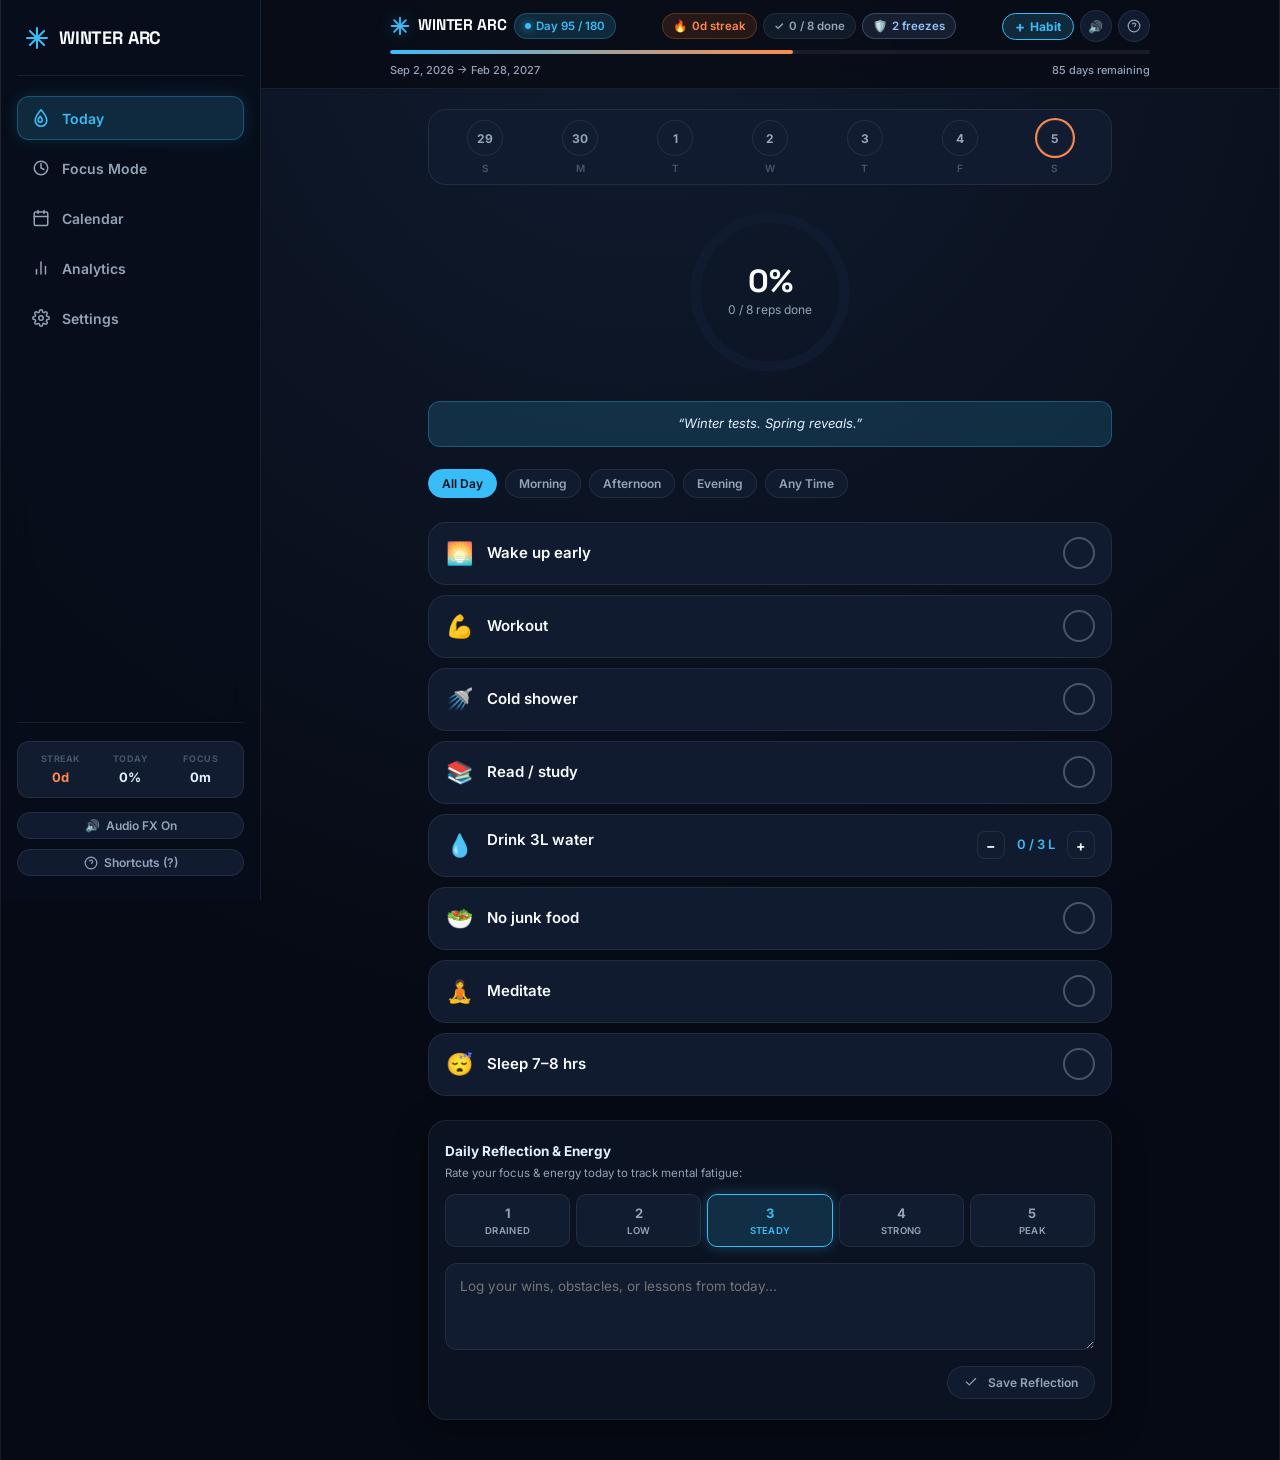
<file: index.html>
<!DOCTYPE html>
<html lang="en" data-theme="frost">
<head>
  <meta charset="UTF-8">
  <meta name="viewport" content="width=device-width, initial-scale=1.0, maximum-scale=1.0, user-scalable=no, viewport-fit=cover">
  <meta name="theme-color" content="#080c14">
  <meta name="description" content="Winter Arc Pro — World-Class Habit, Streak & Deep Work OS. 100% Private, Client-Side, Drift-Proof.">

  <title>Winter Arc Pro — Habit, Focus &amp; Discipline OS</title>

  <!-- PWA & Mobile Web Capabilities -->
  <meta name="apple-mobile-web-app-capable" content="yes">
  <meta name="apple-mobile-web-app-status-bar-style" content="black-translucent">
  <meta name="apple-mobile-web-app-title" content="Winter Arc">
  <meta name="mobile-web-app-capable" content="yes">

  <!-- Icons -->
  <link rel="manifest" href="manifest.json">
  <link rel="icon" type="image/png" sizes="64x64" href="icons/favicon-64.png">
  <link rel="icon" type="image/svg+xml" href="icons/icon.svg">
  <link rel="apple-touch-icon" href="icons/apple-touch-icon.png">

  <!-- Typography: Space Grotesk & Inter -->
  <link rel="preconnect" href="https://fonts.googleapis.com">
  <link rel="preconnect" href="https://fonts.gstatic.com" crossorigin>
  <link href="https://fonts.googleapis.com/css2?family=Inter:wght@400;500;600;700;800&family=Space+Grotesk:wght@600;700;800&display=swap" rel="stylesheet">

  <link rel="stylesheet" href="style.css?v=3.5">
  <style>
    /* Critical Inline Theme Variables & Mobile Viewport Styles */
    :root {
      --bg-canvas: #080c14;
      --bg-surface: rgba(14, 22, 38, 0.75);
      --bg-elevated: #111c30;
      --accent: #38bdf8;
      --accent-soft: rgba(56, 189, 248, 0.16);
      --accent-glow: rgba(56, 189, 248, 0.3);
      --frost: #e0f2fe;
      --text: #f8fafc;
      --text-dim: #94a3b8;
      --text-faint: #475569;
      --border-soft: rgba(255, 255, 255, 0.08);
      --radius-lg: 18px;
      --radius-md: 12px;
    }

    body {
      background: radial-gradient(circle at 50% 0%, rgba(56, 189, 248, 0.08) 0%, transparent 60%), #080c14;
      color: var(--text);
      font-family: 'Inter', -apple-system, BlinkMacSystemFont, sans-serif;
      margin: 0;
      padding: 0;
      -webkit-font-smoothing: antialiased;
      overflow-x: hidden;
    }

    /* Fluid View Transitions */
    .view-panel {
      display: none;
      opacity: 0;
      transform: translateY(8px);
      transition: opacity 0.2s cubic-bezier(0.16, 1, 0.3, 1), transform 0.2s cubic-bezier(0.16, 1, 0.3, 1);
    }
    .view-panel.active {
      display: block;
      opacity: 1;
      transform: translateY(0);
      animation: tabFadeIn 0.22s cubic-bezier(0.16, 1, 0.3, 1);
    }
    @keyframes tabFadeIn {
      from { opacity: 0; transform: translateY(8px); }
      to { opacity: 1; transform: translateY(0); }
    }

    /* Command HUD Topbar & Micro Pills */
    .topbar-hud-row {
      display: flex;
      align-items: center;
      justify-content: space-between;
      gap: 10px;
      width: 100%;
    }
    .hud-left {
      display: flex;
      align-items: center;
      gap: 8px;
      flex-shrink: 0;
    }
    .hud-center {
      display: flex;
      align-items: center;
      gap: 6px;
    }
    .hud-right {
      display: flex;
      align-items: center;
      gap: 6px;
      flex-shrink: 0;
    }
    .hud-pill {
      display: inline-flex;
      align-items: center;
      gap: 5px;
      padding: 5px 10px;
      border-radius: 20px;
      font-size: 11.5px;
      font-weight: 600;
      background: var(--bg-elevated);
      border: 1px solid var(--border-soft);
      color: var(--text-dim);
      cursor: pointer;
      user-select: none;
      white-space: nowrap;
      transition: all 0.16s ease;
    }
    .hud-pill:hover {
      border-color: var(--accent);
      color: var(--text);
      transform: translateY(-1px);
    }
    .hud-pill.day-pill {
      background: var(--accent-soft);
      color: var(--accent);
      border-color: rgba(56, 189, 248, 0.28);
    }
    .pulse-dot {
      width: 6px;
      height: 6px;
      border-radius: 50%;
      background: var(--accent);
      box-shadow: 0 0 8px var(--accent);
      animation: pulseGlow 1.8s infinite ease-in-out;
    }
    @keyframes pulseGlow {
      0%, 100% { transform: scale(1); opacity: 1; }
      50% { transform: scale(0.65); opacity: 0.45; }
    }
    .hud-pill.streak-pill {
      background: rgba(249, 115, 22, 0.12);
      color: var(--ember, #f97316);
      border-color: rgba(249, 115, 22, 0.28);
    }
    .hud-pill.progress-pill.completed {
      background: rgba(45, 212, 191, 0.15);
      color: #2dd4bf;
      border-color: rgba(45, 212, 191, 0.35);
      box-shadow: 0 0 10px rgba(45, 212, 191, 0.2);
    }
    .hud-pill.freeze-pill {
      background: rgba(147, 197, 253, 0.1);
      color: #93c5fd;
      border-color: rgba(147, 197, 253, 0.25);
    }
    .btn-quick-add {
      display: inline-flex;
      align-items: center;
      gap: 5px;
      padding: 5px 12px;
      border-radius: 20px;
      font-size: 12px;
      font-weight: 700;
      background: var(--accent-soft);
      border: 1px solid var(--accent);
      color: var(--accent);
      cursor: pointer;
      transition: all 0.18s ease;
    }
    .btn-quick-add:hover {
      background: var(--accent);
      color: #040e1a;
      box-shadow: 0 0 16px var(--accent-glow);
      transform: translateY(-1px);
    }
    .icon-only-btn {
      width: 32px;
      height: 32px;
      padding: 0;
      border-radius: 50%;
      display: inline-flex;
      align-items: center;
      justify-content: center;
    }
    @media (max-width: 680px) {
      .hud-center { display: none; }
    }
    @media (max-width: 480px) {
      .brand-title span { display: none; }
      .btn-quick-add span.hide-mobile-sm { display: none; }
    }

    /* High-End 5-Tab Mobile Navigation (Visible only on screens < 860px) */
    .bottom-nav {
      position: fixed;
      bottom: 0;
      left: 0;
      right: 0;
      height: auto;
      min-height: 64px;
      background: rgba(8, 12, 20, 0.94);
      backdrop-filter: blur(20px);
      -webkit-backdrop-filter: blur(20px);
      border-top: 1px solid var(--border-soft);
      display: grid;
      grid-template-columns: repeat(5, 1fr);
      padding: 6px 6px max(8px, env(safe-area-inset-bottom, 10px));
      gap: 4px;
      z-index: 9999;
      box-shadow: 0 -8px 30px rgba(0, 0, 0, 0.5);
    }
    @media (min-width: 860px) {
      .bottom-nav {
        display: none !important;
      }
    }
    .nav-tab-btn {
      display: flex;
      flex-direction: column;
      align-items: center;
      justify-content: center;
      gap: 3px;
      padding: 6px 2px;
      min-height: 48px;
      border-radius: 10px;
      background: transparent;
      border: 1px solid transparent;
      color: var(--text-dim);
      font-size: 10.5px;
      font-weight: 600;
      cursor: pointer;
      touch-action: manipulation;
    }
    .nav-tab-btn .tab-icon {
      font-size: 17px;
      line-height: 1;
      transition: transform 0.2s ease;
    }
    .nav-tab-btn.active {
      color: var(--accent);
      background: var(--accent-soft);
      border-color: rgba(56, 189, 248, 0.25);
    }
    .nav-tab-btn.active .tab-icon {
      transform: scale(1.15);
    }

    /* Tactile physics */
    button, .action-pill-btn, .chip, .habit-check-btn, .nudge-pill-btn, .preset-card-btn, .nav-tab-btn, .topbar-tab-btn {
      touch-action: manipulation;
      -webkit-tap-highlight-color: transparent;
      user-select: none;
      transition: transform 0.12s cubic-bezier(0.34, 1.56, 0.64, 1), background 0.15s ease, border-color 0.15s ease, color 0.15s ease, box-shadow 0.15s ease;
    }
    button:active, .action-pill-btn:active, .nudge-pill-btn:active, .preset-card-btn:active, .nav-tab-btn:active, .topbar-tab-btn:active {
      transform: scale(0.95);
    }
  </style>
</head>
<body>
  <noscript>
    <div style="padding:40px 20px;text-align:center;background:#080c14;color:#cfe6ff;min-height:100vh;">
      <h2>JavaScript is required</h2>
      <p>Winter Arc runs 100% privately in your browser. Please enable JavaScript to access your tracker.</p>
    </div>
  </noscript>

  <div class="app-container">

    <!-- DESKTOP SIDEBAR (Visible on tablets and desktop >= 860px) -->
    <aside class="desktop-sidebar" aria-label="Desktop Navigation">
      <div>
        <div class="sidebar-brand">
          <svg class="brand-svg" viewBox="0 0 24 24" width="24" height="24" fill="none" stroke="var(--accent)" stroke-width="2" stroke-linecap="round" stroke-linejoin="round">
            <line x1="12" y1="2" x2="12" y2="22"></line>
            <line x1="2" y1="12" x2="22" y2="12"></line>
            <line x1="4.93" y1="4.93" x2="19.07" y2="19.07"></line>
            <line x1="19.07" y1="4.93" x2="4.93" y2="19.07"></line>
          </svg>
          <span class="disp" id="desktopBrandTitle">WINTER ARC</span>
        </div>
        <nav class="sidebar-nav">
          <button type="button" class="sidebar-btn active" data-tab="today" onclick="switchTab('today')" aria-label="Today">
            <svg class="nav-svg" viewBox="0 0 24 24" width="18" height="18" fill="none" stroke="currentColor" stroke-width="2" stroke-linecap="round" stroke-linejoin="round"><path d="M8.5 14.5A2.5 2.5 0 0 0 11 17c1.38 0 2.5-1.12 2.5-2.5 0-1.63-1.5-3.5-2.5-4.5-1 1-2.5 2.87-2.5 4.5z"/><path d="M12 2c-4 4.5-7 9-7 13a7 7 0 0 0 14 0c0-4-3-8.5-7-13z"/></svg>
            <span>Today</span>
          </button>
          <button type="button" class="sidebar-btn" data-tab="focus" onclick="switchTab('focus')" aria-label="Focus &amp; Deep Work">
            <svg class="nav-svg" viewBox="0 0 24 24" width="18" height="18" fill="none" stroke="currentColor" stroke-width="2" stroke-linecap="round" stroke-linejoin="round"><circle cx="12" cy="12" r="9"/><polyline points="12 6 12 12 16 14"/></svg>
            <span>Focus Mode</span>
          </button>
          <button type="button" class="sidebar-btn" data-tab="calendar" onclick="switchTab('calendar')" aria-label="Heatmap Calendar">
            <svg class="nav-svg" viewBox="0 0 24 24" width="18" height="18" fill="none" stroke="currentColor" stroke-width="2" stroke-linecap="round" stroke-linejoin="round"><rect x="3" y="4" width="18" height="18" rx="2" ry="2"/><line x1="16" y1="2" x2="16" y2="6"/><line x1="8" y1="2" x2="8" y2="6"/><line x1="3" y1="10" x2="21" y2="10"/></svg>
            <span>Calendar</span>
          </button>
          <button type="button" class="sidebar-btn" data-tab="stats" onclick="switchTab('stats')" aria-label="Discipline Analytics">
            <svg class="nav-svg" viewBox="0 0 24 24" width="18" height="18" fill="none" stroke="currentColor" stroke-width="2" stroke-linecap="round" stroke-linejoin="round"><line x1="18" y1="20" x2="18" y2="10"/><line x1="12" y1="20" x2="12" y2="4"/><line x1="6" y1="20" x2="6" y2="14"/></svg>
            <span>Analytics</span>
          </button>
          <button type="button" class="sidebar-btn" data-tab="manage" onclick="switchTab('manage')" aria-label="Settings &amp; Manage">
            <svg class="nav-svg" viewBox="0 0 24 24" width="18" height="18" fill="none" stroke="currentColor" stroke-width="2" stroke-linecap="round" stroke-linejoin="round"><circle cx="12" cy="12" r="3"/><path d="M19.4 15a1.65 1.65 0 0 0 .33 1.82l.06.06a2 2 0 0 1 0 2.83 2 2 0 0 1-2.83 0l-.06-.06a1.65 1.65 0 0 0-1.82-.33 1.65 1.65 0 0 0-1 1.51V21a2 2 0 0 1-2 2 2 2 0 0 1-2-2v-.09A1.65 1.65 0 0 0 9 19.4a1.65 1.65 0 0 0-1.82.33l-.06.06a2 2 0 0 1-2.83 0 2 2 0 0 1 0-2.83l.06-.06a1.65 1.65 0 0 0 .33-1.82 1.65 1.65 0 0 0-1.51-1H3a2 2 0 0 1-2-2 2 2 0 0 1 2-2h.09A1.65 1.65 0 0 0 4.6 9a1.65 1.65 0 0 0-.33-1.82l-.06-.06a2 2 0 0 1 0-2.83 2 2 0 0 1 2.83 0l.06.06a1.65 1.65 0 0 0 1.82.33H9a1.65 1.65 0 0 0 1-1.51V3a2 2 0 0 1 2-2 2 2 0 0 1 2 2v.09a1.65 1.65 0 0 0 1 1.51 1.65 1.65 0 0 0 1.82-.33l.06-.06a2 2 0 0 1 2.83 0 2 2 0 0 1 0 2.83l-.06.06a1.65 1.65 0 0 0-.33 1.82V9a1.65 1.65 0 0 0 1.51 1H21a2 2 0 0 1 2 2 2 2 0 0 1-2 2h-.09a1.65 1.65 0 0 0-1.51 1z"/></svg>
            <span>Settings</span>
          </button>
        </nav>
      </div>

      <div class="sidebar-footer">
        <div class="sidebar-mini-stats">
          <div class="mini-stat-item" title="Current streak">
            <span class="mini-stat-lbl">STREAK</span>
            <span class="mini-stat-val ember" id="sideMiniStreak">0d</span>
          </div>
          <div class="mini-stat-item" title="Today's completion">
            <span class="mini-stat-lbl">TODAY</span>
            <span class="mini-stat-val" id="sideMiniToday">0%</span>
          </div>
          <div class="mini-stat-item" title="Focus time today">
            <span class="mini-stat-lbl">FOCUS</span>
            <span class="mini-stat-val" id="sideMiniFocus">0m</span>
          </div>
        </div>
        <button type="button" class="action-pill-btn" id="btnSidebarSoundToggle" style="justify-content:center;">
          <span id="sidebarSoundIcon">🔊</span> <span id="sidebarSoundText">Audio FX On</span>
        </button>
        <button type="button" class="action-pill-btn" id="btnSidebarHelp" style="justify-content:center;">
          <svg viewBox="0 0 24 24" width="14" height="14" fill="none" stroke="currentColor" stroke-width="2"><circle cx="12" cy="12" r="10"/><path d="M9.09 9a3 3 0 0 1 5.83 1c0 2-3 3-3 3"/><line x1="12" y1="17" x2="12.01" y2="17"/></svg>
          <span>Shortcuts (?)</span>
        </button>
      </div>
    </aside>

    <!-- MAIN APP VIEWPORT -->
    <main class="app-main">

      <!-- TOPBAR COMMAND HUD -->
      <header class="topbar">
        <div class="topbar-content">
          <!-- Main HUD Row -->
          <div class="topbar-hud-row">
            <!-- Left: Brand + Day Milestone Pill -->
            <div class="hud-left">
              <div class="brand-title">
                <svg class="brand-svg" viewBox="0 0 24 24" width="20" height="20" fill="none" stroke="var(--accent)" stroke-width="2.2" stroke-linecap="round" stroke-linejoin="round">
                  <line x1="12" y1="2" x2="12" y2="22"></line>
                  <line x1="2" y1="12" x2="22" y2="12"></line>
                  <line x1="4.93" y1="4.93" x2="19.07" y2="19.07"></line>
                  <line x1="19.07" y1="4.93" x2="4.93" y2="19.07"></line>
                </svg>
                <span class="disp" id="topbarBrandText">WINTER ARC</span>
              </div>
              <button type="button" class="hud-pill day-pill" id="topbarDayBadge" onclick="switchTab('today')" title="Current day milestone (click to view Today)">
                <span class="pulse-dot"></span>
                <span id="topbarDayText">Day 1 / 180</span>
              </button>
            </div>

            <!-- Center: Live Momentum Metric Badges -->
            <div class="hud-center">
              <button type="button" class="hud-pill streak-pill" id="topbarStreakBadge" onclick="switchTab('stats')" title="Current streak (click to view stats)">
                <span class="hud-icon">🔥</span>
                <span id="topbarStreakText">0d streak</span>
              </button>
              <button type="button" class="hud-pill progress-pill" id="topbarTodayDoneBadge" onclick="switchTab('today')" title="Today's habits progress">
                <span class="hud-icon">✓</span>
                <span id="topbarTodayDoneText">0 / 0 done</span>
              </button>
              <button type="button" class="hud-pill freeze-pill" id="topbarFreezeBadge" onclick="switchTab('manage')" title="Streak freezes remaining">
                <span class="hud-icon">🛡️</span>
                <span id="topbarFreezeText">2 freezes</span>
              </button>
            </div>

            <!-- Right: Quick Utilities -->
            <div class="hud-right">
              <button type="button" class="btn-quick-add" id="btnTopbarAddHabit" title="Quick Add Habit" aria-label="Quick Add Habit">
                <span style="font-size:15px;line-height:1;font-weight:700;">+</span>
                <span class="hide-mobile-sm">Habit</span>
              </button>
              <button type="button" class="action-pill-btn icon-only-btn" id="btnSoundToggle" title="Toggle Audio FX" aria-label="Toggle Audio FX">
                <span id="topbarSoundIcon">🔊</span>
              </button>
              <button type="button" class="action-pill-btn icon-only-btn" id="btnHelpModal" title="Keyboard Shortcuts (?)" aria-label="Keyboard Shortcuts">
                <svg viewBox="0 0 24 24" width="14" height="14" fill="none" stroke="currentColor" stroke-width="2"><circle cx="12" cy="12" r="10"/><path d="M9.09 9a3 3 0 0 1 5.83 1c0 2-3 3-3 3"/><line x1="12" y1="17" x2="12.01" y2="17"/></svg>
              </button>
            </div>
          </div>

          <!-- Micro Arc Timeline Horizon Line -->
          <div class="arc-progress-bar-wrap">
            <div class="arc-progress-bar-fill" id="arcLinearBar" style="width: 0%;"></div>
          </div>
          <div class="range-meta-row">
            <span id="arcDateSpan">Sept 2, 2026 → Feb 28, 2027</span>
            <span id="arcDaysLeft">180 days remaining</span>
          </div>
        </div>
      </header>

      <!-- VIEWS SCROLL CONTAINER -->
      <div class="views-scroll" id="viewsScroll">

        <!-- ==================== TAB 1: TODAY ==================== -->
        <section class="view-panel active" id="view-today" aria-label="Today">
          <div id="todayGatedBanner" style="display:none;"></div>

          <div id="todayMainContent">
            <!-- 7-Day Glance Strip -->
            <div class="glance-strip" id="glanceStrip" aria-label="7-day glance"></div>

            <!-- Hero Circular Completion Ring -->
            <div class="ring-hero">
              <div class="ring-container">
                <svg class="ring-svg" viewBox="0 0 160 160">
                  <circle class="ring-bg-circle" cx="80" cy="80" r="70" fill="none" stroke="rgba(255, 255, 255, 0.08)" stroke-width="8" />
                  <circle class="ring-progress-circle" id="heroRingCircle" cx="80" cy="80" r="70" fill="none" stroke="var(--accent)" stroke-width="8" stroke-linecap="round" />
                </svg>
                <div class="ring-center-content">
                  <span class="ring-pct-text disp" id="heroRingPct">0%</span>
                  <span class="ring-sub-text" id="heroRingRatio">0 / 0 done</span>
                </div>
              </div>
            </div>

            <!-- Streak Freeze Protection Banner (if available/used) -->
            <div id="freezeBannerWrap" style="margin-bottom:16px;"></div>

            <!-- Discipline Quote -->
            <div class="quote-banner" id="todayQuoteBanner">"Consistency is quiet. It rarely feels like progress until it is."</div>

            <!-- Filter Chips: Time of Day & Categories -->
            <div class="filter-row" id="timeFilterRow">
              <button type="button" class="chip active" data-time="all">All Day</button>
              <button type="button" class="chip" data-time="morning">Morning</button>
              <button type="button" class="chip" data-time="afternoon">Afternoon</button>
              <button type="button" class="chip" data-time="evening">Evening</button>
              <button type="button" class="chip" data-time="anytime">Any Time</button>
            </div>

            <!-- Habit Cards List -->
            <div class="habit-list" id="todayHabitList"></div>

            <!-- Working Bottom Reflection & Energy Log -->
            <div class="reflection-card">
              <div style="display:flex;justify-content:space-between;align-items:center;margin-bottom:4px;">
                <div style="font-size:13.5px;font-weight:700;color:var(--frost);">Daily Reflection &amp; Energy</div>
                <span id="journalAutoSaveStatus" style="font-size:11px;color:var(--accent);font-weight:600;"></span>
              </div>
              <div style="font-size:11.5px;color:var(--text-dim);margin-bottom:12px;">Rate your focus &amp; energy today to track mental fatigue:</div>
              
              <div class="energy-rating-row" id="energyRatingRow">
                <button type="button" class="energy-btn" data-level="1">
                  <span class="energy-level-badge">1</span>
                  <span class="energy-label">Drained</span>
                </button>
                <button type="button" class="energy-btn" data-level="2">
                  <span class="energy-level-badge">2</span>
                  <span class="energy-label">Low</span>
                </button>
                <button type="button" class="energy-btn" data-level="3">
                  <span class="energy-level-badge">3</span>
                  <span class="energy-label">Steady</span>
                </button>
                <button type="button" class="energy-btn" data-level="4">
                  <span class="energy-level-badge">4</span>
                  <span class="energy-label">Strong</span>
                </button>
                <button type="button" class="energy-btn" data-level="5">
                  <span class="energy-level-badge">5</span>
                  <span class="energy-label">Peak</span>
                </button>
              </div>

              <textarea class="journal-textarea" id="todayJournalText" placeholder="Log your wins, obstacles, or lessons from today..." rows="3"></textarea>
              
              <div style="display:flex;justify-content:flex-end;margin-top:10px;">
                <button type="button" class="action-pill-btn" id="btnSaveReflection" style="padding:8px 16px;">
                  <svg viewBox="0 0 24 24" width="14" height="14" fill="none" stroke="currentColor" stroke-width="2" stroke-linecap="round" stroke-linejoin="round" style="vertical-align:middle;margin-right:4px;"><polyline points="20 6 9 17 4 12"/></svg>
                  <span>Save Reflection</span>
                </button>
              </div>
            </div>
          </div>
        </section>

        <!-- ==================== TAB 2: FOCUS & DEEP WORK ==================== -->
        <section class="view-panel" id="view-focus" aria-label="Focus &amp; Deep Work">
          <div class="view-header">
            <h1 class="disp">Deep Work Suite</h1>
            <p>Monk mode timer and client-side procedural soundscapes.</p>
          </div>

          <!-- Focus Timer Hero -->
          <div class="focus-hero-card">
            <!-- Circular Countdown Ring -->
            <div class="timer-clock-wrap">
              <svg class="timer-clock-svg" viewBox="0 0 240 240" width="230" height="230" style="display:block;margin:0 auto;">
                <circle cx="120" cy="120" r="100" fill="none" stroke="rgba(255, 255, 255, 0.07)" stroke-width="8" />
                <circle id="timerRingProgress" cx="120" cy="120" r="100" fill="none" stroke="var(--accent)" stroke-width="8" stroke-linecap="round" stroke-dasharray="628" stroke-dashoffset="0" style="transition: stroke-dashoffset 0.3s ease;" />
              </svg>
              <div class="timer-clock-inner">
                <div class="timer-status-pill" id="focusStatusBadge">READY TO FOCUS</div>
                <div class="timer-digits disp" id="focusTimerDisplay">25:00</div>
                <div class="timer-sub-mode" id="focusSubModeText">25-Min Pomodoro</div>
              </div>
            </div>

            <!-- Quick Nudge Adjustment Buttons -->
            <div class="timer-nudge-row" id="timerNudgeRow">
              <button type="button" class="nudge-pill-btn nudge-btn" id="btnTimerNudgeMinus" onclick="nudgeTimer(-300)" title="Subtract 5 Minutes" aria-label="Subtract 5 Minutes">
                <span style="font-size:16px;line-height:1;">−</span> <span>5 min</span>
              </button>
              <button type="button" class="nudge-pill-btn nudge-btn" id="btnTimerNudgePlus" onclick="nudgeTimer(300)" title="Add 5 Minutes" aria-label="Add 5 Minutes">
                <span style="font-size:16px;line-height:1;">+</span> <span>5 min</span>
              </button>
            </div>

            <!-- Responsive 4-Column Presets Grid -->
            <div class="timer-presets-grid" id="timerPresetsGrid">
              <button type="button" class="preset-card-btn preset-btn active" data-minutes="25" aria-label="25 Minute Pomodoro">
                <span class="preset-card-val preset-val">25m</span>
                <span class="preset-card-lbl preset-lbl">Pomo</span>
              </button>
              <button type="button" class="preset-card-btn preset-btn" data-minutes="50" aria-label="50 Minute Ultra Work">
                <span class="preset-card-val preset-val">50m</span>
                <span class="preset-card-lbl preset-lbl">Ultra</span>
              </button>
              <button type="button" class="preset-card-btn preset-btn" data-minutes="90" aria-label="90 Minute Deep Work">
                <span class="preset-card-val preset-val">90m</span>
                <span class="preset-card-lbl preset-lbl">Deep</span>
              </button>
              <button type="button" class="preset-card-btn preset-btn" data-minutes="0" aria-label="Open Stopwatch Mode">
                <span class="preset-card-val preset-val">⏱️</span>
                <span class="preset-card-lbl preset-lbl">Open</span>
              </button>
            </div>

            <!-- Habit Session Link Tag -->
            <div style="margin-bottom:20px;">
              <label for="focusHabitSelect" style="font-size:12px;font-weight:600;color:var(--text-dim);display:block;margin-bottom:8px;">Credit time toward habit:</label>
              <select class="form-input" id="focusHabitSelect" style="max-width:320px;margin:0 auto;display:block;"></select>
            </div>

            <!-- Timer Action Controls -->
            <div class="timer-controls">
              <button type="button" class="btn-large btn-primary" id="btnFocusStart">
                <span id="focusStartIcon">▶</span> <span id="focusStartText">Start Session</span>
              </button>
              <button type="button" class="btn-large btn-ghost" id="btnFocusReset">Reset</button>
            </div>
          </div>

          <!-- Ambient Audio Synthesizer -->
          <div class="audio-synth-box">
            <div class="synth-header">
              <div>
                <div style="font-size:14px;font-weight:700;color:var(--frost);">Ambient Focus Synthesizer</div>
                <div style="font-size:11px;color:var(--text-dim);">100% Web Audio API procedural synthesis · zero external downloads</div>
              </div>
              <button type="button" class="action-pill-btn" id="btnToggleNoisePlay">Play Sound</button>
            </div>

            <div class="sound-type-grid" id="soundTypeGrid">
              <button type="button" class="sound-btn active" data-sound="brown">Brown Noise</button>
              <button type="button" class="sound-btn" data-sound="pink">Pink Noise</button>
              <button type="button" class="sound-btn" data-sound="white">White Noise</button>
              <button type="button" class="sound-btn" data-sound="rain">Rain Storm</button>
              <button type="button" class="sound-btn" data-sound="binaural">40Hz Gamma</button>
            </div>

            <div class="volume-slider-row">
              <span>Volume</span>
              <input type="range" class="volume-slider" id="synthVolumeSlider" min="0" max="100" value="35">
              <span id="synthVolLabel">35%</span>
            </div>
          </div>

          <!-- Today's Focus Log Summary -->
          <div class="stat-card" style="text-align:left;display:flex;align-items:center;justify-content:space-between;">
            <div>
              <div style="font-size:12px;color:var(--text-dim);">Today's Focus Time</div>
              <div class="stat-val disp" id="todayFocusMinutes">0 min</div>
            </div>
            <div>
              <div style="font-size:12px;color:var(--text-dim);">Completed Blocks</div>
              <div class="stat-val disp ember" id="todayFocusSessions">0</div>
            </div>
          </div>
        </section>

        <!-- ==================== TAB 3: CALENDAR (Dedicated Heatmap) ==================== -->
        <section class="view-panel" id="view-calendar" aria-label="Heatmap Calendar">
          <div class="view-header">
            <h1 class="disp">Heatmap Calendar</h1>
            <p>Every single day of your Winter Arc. Tap any day to inspect details or log notes retroactively.</p>
          </div>

          <!-- Calendar Scale Legend -->
          <div class="calendar-legend" style="margin-bottom:14px;">
            <span>Discipline Intensity:</span>
            <div class="legend-scale">
              <div class="legend-cell" style="background:var(--bg-elevated);border:1px solid var(--border-soft);" title="0%"></div>
              <div class="legend-cell" style="background:rgba(56,189,248,0.25);" title="25%"></div>
              <div class="legend-cell" style="background:rgba(56,189,248,0.5);" title="50%"></div>
              <div class="legend-cell" style="background:rgba(56,189,248,0.75);" title="75%"></div>
              <div class="legend-cell" style="background:var(--accent);" title="100%"></div>
            </div>
            <span style="margin-left:8px;">🛡️ = Freeze / Rest</span>
          </div>

          <div id="calendarMonthsWrap"></div>
        </section>

        <!-- ==================== TAB 4: STATS & ANALYTICS ==================== -->
        <section class="view-panel" id="view-stats" aria-label="Discipline Analytics">
          <div class="view-header">
            <h1 class="disp">Discipline Analytics</h1>
            <p>Comprehensive insights, weekday consistency, and unlocked milestone trophies.</p>
          </div>

          <!-- 4 Hero Stat Cards -->
          <div class="stats-hero-grid">
            <div class="stat-card">
              <div class="stat-val disp ember" id="statCurrentStreak">0</div>
              <div class="stat-lbl">CURRENT STREAK</div>
            </div>
            <div class="stat-card">
              <div class="stat-val disp" id="statBestStreak">0</div>
              <div class="stat-lbl">BEST STREAK</div>
            </div>
            <div class="stat-card">
              <div class="stat-val disp" id="statArcCompletion">0%</div>
              <div class="stat-lbl">ARC COMPLETION</div>
            </div>
            <div class="stat-card">
              <div class="stat-val disp" id="statTotalReps">0</div>
              <div class="stat-lbl">TOTAL REPS</div>
            </div>
          </div>

          <!-- Weekday Consistency Bar Chart -->
          <div class="weekday-chart-card">
            <div style="display:flex;justify-content:space-between;align-items:center;">
              <div style="font-size:13.5px;font-weight:700;color:var(--frost);">Weekday Consistency Pattern</div>
              <div style="font-size:11px;color:var(--accent);" id="strongestDayBadge">Strongest: -</div>
            </div>
            <div class="weekday-bars-container" id="weekdayBarsContainer"></div>
          </div>

          <!-- Per-Habit Completion Breakdown -->
          <div class="settings-section">
            <div class="settings-section-title">📊 Habit Breakdown</div>
            <div id="habitStatsList"></div>
          </div>

          <!-- Unlockable Milestone Trophies -->
          <div class="settings-section">
            <div class="settings-section-title">🏆 Trophies &amp; Achievements</div>
            <div style="font-size:11.5px;color:var(--text-dim);margin-bottom:12px;">Milestones unlocked during your Winter Arc journey.</div>
            <div class="trophies-grid" id="trophiesGrid"></div>
          </div>
        </section>

        <!-- ==================== TAB 5: SETTINGS & MANAGE ==================== -->
        <section class="view-panel" id="view-manage" aria-label="Settings &amp; Manage">
          <div class="view-header">
            <h1 class="disp">Settings &amp; Configuration</h1>
            <p>Customize your habits, appearance, timeline dates, and cloud backup.</p>
          </div>

          <!-- Theme Appearance -->
          <div class="settings-section">
            <div class="settings-section-title">🎨 Theme &amp; Aesthetics</div>
            <div style="font-size:12px;color:var(--text-dim);margin-bottom:10px;">Select your preferred natural atmosphere:</div>
            <div class="theme-swatches-row" id="themeSwatchesRow"></div>
          </div>

          <!-- Share Card Studio -->
          <div class="settings-section">
            <div class="settings-section-title">🎨 Share Card Studio</div>
            <p style="font-size:12px;color:var(--text-dim);margin-bottom:14px;">Generate high-resolution social cards to share your discipline.</p>

            <div class="card-studio-box">
              <div class="canvas-preview-wrap">
                <canvas id="shareCanvas" width="1080" height="1920"></canvas>
              </div>

              <div class="card-options-grid">
                <div class="form-group">
                  <label for="shareCardRatio">Aspect Ratio</label>
                  <select class="form-input" id="shareCardRatio">
                    <option value="9:16">Story / Reel (9:16 - 1080x1920)</option>
                    <option value="1:1">Square Post (1:1 - 1080x1080)</option>
                    <option value="16:9">Twitter / Landscape (16:9 - 1920x1080)</option>
                  </select>
                </div>
                <div class="form-group">
                  <label for="shareCardStyle">Card Visual Theme</label>
                  <select class="form-input" id="shareCardStyle">
                    <option value="current">Match Active Theme</option>
                    <option value="glacier">Glacier Ice</option>
                    <option value="obsidian">Obsidian Gold</option>
                    <option value="cyber">Cyberpunk Aurora</option>
                  </select>
                </div>
              </div>

              <div class="button-stack">
                <button type="button" class="btn-large btn-primary" id="btnShareNative" style="justify-content:center;">
                  <span>📤 Share via Native Sheet</span>
                </button>
                <button type="button" class="btn-large btn-ghost" id="btnDownloadCard" style="justify-content:center;">
                  <span>💾 Download High-Res PNG</span>
                </button>
              </div>
            </div>
          </div>

          <!-- Sound FX & Confetti -->
          <div class="settings-section">
            <div class="settings-section-title">🔊 Sound FX &amp; Haptics</div>
            <div style="display:flex;justify-content:space-between;align-items:center;margin-bottom:12px;">
              <span style="font-size:13px;">Mechanical Click &amp; Chime Audio</span>
              <input type="checkbox" id="chkAudioFeedback" checked style="width:18px;height:18px;accent-color:var(--accent);">
            </div>
            <div style="display:flex;justify-content:space-between;align-items:center;">
              <span style="font-size:13px;">Confetti Celebration</span>
              <input type="checkbox" id="chkConfetti" checked style="width:18px;height:18px;accent-color:var(--accent);">
            </div>
          </div>

          <!-- Habits Management -->
          <div class="settings-section">
            <div class="settings-section-title">📋 Habits Configuration</div>
            <div id="manageHabitList"></div>
            <button type="button" class="btn-large btn-ghost" id="btnOpenAddHabit" style="width:100%;margin-top:12px;justify-content:center;">
              + Add a Habit
            </button>
            <button type="button" class="action-pill-btn" id="btnToggleArchived" style="margin-top:12px;display:none;">
              ▾ Archived Habits (0)
            </button>
            <div id="archivedHabitList" style="display:none;margin-top:10px;"></div>
          </div>

          <!-- Arc Dates & Name -->
          <div class="settings-section">
            <div class="settings-section-title">❄️ Arc Details &amp; Timeline</div>
            <div class="form-group">
              <label for="inputArcName">Arc Title</label>
              <input type="text" class="form-input" id="inputArcName" value="WINTER ARC">
            </div>
            <div style="display:grid;grid-template-columns:1fr 1fr;gap:10px;">
              <div class="form-group">
                <label for="inputStartDate">Start Date</label>
                <input type="date" class="form-input" id="inputStartDate">
              </div>
              <div class="form-group">
                <label for="inputEndDate">End Date</label>
                <input type="date" class="form-input" id="inputEndDate">
              </div>
            </div>
            <button type="button" class="btn-large btn-primary" id="btnSaveArcDates" style="width:100%;justify-content:center;margin-top:6px;">
              Save Arc Dates
            </button>
          </div>

          <!-- Streak Freeze Bank -->
          <div class="settings-section">
            <div class="settings-section-title">🛡️ Streak Freeze Protection</div>
            <div style="font-size:12px;color:var(--text-dim);margin-bottom:10px;">
              Protect your streak when life, illness, or travel interrupts. You have <b id="freezeBankCount" style="color:var(--accent);">2 freezes</b> available this month.
            </div>
            <button type="button" class="btn-large btn-ghost" id="btnApplyFreezeToday" style="width:100%;justify-content:center;">
              Apply Streak Freeze to Today
            </button>
          </div>

          <!-- Cloud Sync (GitHub Gist) -->
          <div class="settings-section">
            <div class="settings-section-title">☁️ Cross-Device Cloud Sync (GitHub Gist)</div>
            <div style="font-size:12px;color:var(--text-dim);margin-bottom:12px;">
              Sync seamlessly across your phone, laptop, and tablet without any centralized backend server. Credentials stay 100% on your device.
            </div>
            <div class="form-group">
              <label for="inputGistToken">GitHub Personal Access Token (with 'gist' permission)</label>
              <input type="password" class="form-input" id="inputGistToken" placeholder="ghp_xxxxxxxxxxxx">
            </div>
            <div class="form-group">
              <label for="inputGistId">Gist ID (leave empty to create a new private Gist)</label>
              <input type="text" class="form-input" id="inputGistId" placeholder="e.g. 7f8a9b0c1d2e3f4">
            </div>
            <div style="display:grid;grid-template-columns:1fr 1fr;gap:8px;">
              <button type="button" class="btn-large btn-primary" id="btnGistPush" style="justify-content:center;">Push to Cloud</button>
              <button type="button" class="btn-large btn-ghost" id="btnGistPull" style="justify-content:center;">Pull from Cloud</button>
            </div>
          </div>

          <!-- Backup & Data Freedom -->
          <div class="settings-section">
            <div class="settings-section-title">💾 Backup &amp; Data Freedom</div>
            <div class="button-stack">
              <button type="button" class="btn-large btn-ghost" id="btnExportJSON" style="justify-content:center;">Export Full Backup (.json)</button>
              <button type="button" class="btn-large btn-ghost" id="btnExportCSV" style="justify-content:center;">Export Spreadsheet Data (.csv)</button>
              <button type="button" class="btn-large btn-ghost" id="btnTriggerImport" style="justify-content:center;">Import Backup (.json)</button>
              <input type="file" id="inputImportFile" accept="application/json" style="display:none;">
              <button type="button" class="btn-large btn-danger" id="btnResetAllData" style="justify-content:center;">Reset All Data</button>
            </div>
          </div>

          <!-- Install & PWA -->
          <div class="settings-section">
            <div class="settings-section-title">📲 Install App &amp; Offline</div>
            <button type="button" class="btn-large btn-primary" id="btnPwaInstall" style="width:100%;justify-content:center;display:none;margin-bottom:12px;">
              Install as Standalone App
            </button>
            <div style="font-size:12px;color:var(--text-dim);line-height:1.6;">
              <b>iPhone / Safari:</b> Tap Share → "Add to Home Screen".<br>
              <b>Android / Chrome:</b> Tap Menu → "Install App".<br>
              <b>Privacy:</b> 100% Client-Side. No telemetry, no tracking, zero server dependency.
            </div>
          </div>
        </section>

      </div> <!-- /views-scroll -->

      <!-- MOBILE BOTTOM NAVIGATION (5 Dedicated Workable Tabs) -->
      <nav class="bottom-nav" aria-label="Mobile Navigation">
        <button type="button" class="nav-tab-btn active" data-tab="today" onclick="switchTab('today')" aria-label="Today">
          <svg class="nav-svg" viewBox="0 0 24 24" width="20" height="20" fill="none" stroke="currentColor" stroke-width="2" stroke-linecap="round" stroke-linejoin="round"><path d="M8.5 14.5A2.5 2.5 0 0 0 11 17c1.38 0 2.5-1.12 2.5-2.5 0-1.63-1.5-3.5-2.5-4.5-1 1-2.5 2.87-2.5 4.5z"/><path d="M12 2c-4 4.5-7 9-7 13a7 7 0 0 0 14 0c0-4-3-8.5-7-13z"/></svg>
          <span class="tab-label">Today</span>
        </button>
        <button type="button" class="nav-tab-btn" data-tab="focus" onclick="switchTab('focus')" aria-label="Focus Mode">
          <svg class="nav-svg" viewBox="0 0 24 24" width="20" height="20" fill="none" stroke="currentColor" stroke-width="2" stroke-linecap="round" stroke-linejoin="round"><circle cx="12" cy="12" r="9"/><polyline points="12 6 12 12 16 14"/></svg>
          <span class="tab-label">Focus</span>
        </button>
        <button type="button" class="nav-tab-btn" data-tab="calendar" onclick="switchTab('calendar')" aria-label="Heatmap Calendar">
          <svg class="nav-svg" viewBox="0 0 24 24" width="20" height="20" fill="none" stroke="currentColor" stroke-width="2" stroke-linecap="round" stroke-linejoin="round"><rect x="3" y="4" width="18" height="18" rx="2" ry="2"/><line x1="16" y1="2" x2="16" y2="6"/><line x1="8" y1="2" x2="8" y2="6"/><line x1="3" y1="10" x2="21" y2="10"/></svg>
          <span class="tab-label">Calendar</span>
        </button>
        <button type="button" class="nav-tab-btn" data-tab="stats" onclick="switchTab('stats')" aria-label="Analytics &amp; Stats">
          <svg class="nav-svg" viewBox="0 0 24 24" width="20" height="20" fill="none" stroke="currentColor" stroke-width="2" stroke-linecap="round" stroke-linejoin="round"><line x1="18" y1="20" x2="18" y2="10"/><line x1="12" y1="20" x2="12" y2="4"/><line x1="6" y1="20" x2="6" y2="14"/></svg>
          <span class="tab-label">Stats</span>
        </button>
        <button type="button" class="nav-tab-btn" data-tab="manage" onclick="switchTab('manage')" aria-label="Settings &amp; Manage">
          <svg class="nav-svg" viewBox="0 0 24 24" width="20" height="20" fill="none" stroke="currentColor" stroke-width="2" stroke-linecap="round" stroke-linejoin="round"><circle cx="12" cy="12" r="3"/><path d="M19.4 15a1.65 1.65 0 0 0 .33 1.82l.06.06a2 2 0 0 1 0 2.83 2 2 0 0 1-2.83 0l-.06-.06a1.65 1.65 0 0 0-1.82-.33 1.65 1.65 0 0 0-1 1.51V21a2 2 0 0 1-2 2 2 2 0 0 1-2-2v-.09A1.65 1.65 0 0 0 9 19.4a1.65 1.65 0 0 0-1.82.33l-.06.06a2 2 0 0 1-2.83 0 2 2 0 0 1 0-2.83l.06-.06a1.65 1.65 0 0 0 .33-1.82 1.65 1.65 0 0 0-1.51-1H3a2 2 0 0 1-2-2 2 2 0 0 1 2-2h.09A1.65 1.65 0 0 0 4.6 9a1.65 1.65 0 0 0-.33-1.82l-.06-.06a2 2 0 0 1 0-2.83 2 2 0 0 1 2.83 0l.06.06a1.65 1.65 0 0 0 1.82.33H9a1.65 1.65 0 0 0 1-1.51V3a2 2 0 0 1 2-2 2 2 0 0 1 2 2v.09a1.65 1.65 0 0 0 1 1.51 1.65 1.65 0 0 0 1.82-.33l.06-.06a2 2 0 0 1 2.83 0 2 2 0 0 1 0 2.83l-.06.06a1.65 1.65 0 0 0-.33 1.82V9a1.65 1.65 0 0 0 1.51 1H21a2 2 0 0 1 2 2 2 2 0 0 1-2 2h-.09a1.65 1.65 0 0 0-1.51 1z"/></svg>
          <span class="tab-label">Settings</span>
        </button>
      </nav>

    </main>
  </div>

  <!-- UNIVERSAL MODAL SYSTEM -->
  <div class="modal-backdrop" id="modalBackdrop" role="dialog" aria-modal="true" aria-hidden="true">
    <div class="modal-sheet" id="modalSheetContent"></div>
  </div>

  <!-- TOAST NOTIFICATION CONTAINER -->
  <div class="toast-container" id="toastContainer" aria-live="polite"></div>

  <!-- CORE ENGINE SCRIPT -->
  <script src="app.js?v=3.5"></script>
</body>
</html>
</file>
<file: style.css>
/* Winter Arc Pro — Design System & Theme Engine v3.0 */

:root {
  color-scheme: dark;
  --font-disp: 'Space Grotesk', -apple-system, BlinkMacSystemFont, 'Segoe UI', sans-serif;
  --font-body: 'Inter', -apple-system, BlinkMacSystemFont, 'Segoe UI', sans-serif;

  /* Default Theme: Frost Ice */
  --bg: #060a14;
  --bg-elevated: #0c1526;
  --bg-card: #101b30;
  --bg-card-hover: #15233e;
  --border: #1e2c47;
  --border-soft: #162238;
  --border-active: #6fb8e8;

  --accent: #6fb8e8;
  --accent-glow: rgba(111, 184, 232, 0.22);
  --accent-soft: rgba(111, 184, 232, 0.12);
  --accent-contrast: #040e1a;

  --frost: #cfe6ff;
  --ember: #ff8a4c;
  --ember-soft: rgba(255, 138, 76, 0.16);
  --gold: #fbbf24;
  --gold-soft: rgba(251, 191, 36, 0.16);
  --success: #34d399;
  --success-soft: rgba(52, 211, 153, 0.16);
  --danger: #f87171;
  --danger-soft: rgba(248, 113, 113, 0.16);

  --text: #f0f4fc;
  --text-dim: #8ba0c2;
  --text-faint: #54688a;

  --radius-xl: 22px;
  --radius-lg: 16px;
  --radius-md: 12px;
  --radius-sm: 8px;
  --shadow-sm: 0 4px 12px rgba(0, 0, 0, 0.3);
  --shadow-md: 0 10px 30px rgba(0, 0, 0, 0.45);
  --shadow-glow: 0 0 24px var(--accent-glow);
}

/* 7 Distinct Master Themes */
:root[data-theme="aurora"] {
  --bg: #04120e;
  --bg-elevated: #071c16;
  --bg-card: #0c2921;
  --bg-card-hover: #12362c;
  --border: #18473a;
  --border-soft: #11342a;
  --accent: #2dd4bf;
  --accent-glow: rgba(45, 212, 191, 0.24);
  --accent-soft: rgba(45, 212, 191, 0.12);
  --accent-contrast: #021a15;
  --frost: #ccfbf1;
}

:root[data-theme="gold"] {
  --bg: #120e06;
  --bg-elevated: #1a1409;
  --bg-card: #271f10;
  --bg-card-hover: #352b17;
  --border: #4d3d20;
  --border-soft: #382c16;
  --accent: #f59e0b;
  --accent-glow: rgba(245, 158, 11, 0.25);
  --accent-soft: rgba(245, 158, 11, 0.14);
  --accent-contrast: #1f1402;
  --frost: #fef3c7;
}

:root[data-theme="violet"] {
  --bg: #0b0714;
  --bg-elevated: #130d22;
  --bg-card: #1c1432;
  --bg-card-hover: #261b44;
  --border: #3c2a68;
  --border-soft: #291c49;
  --accent: #a855f7;
  --accent-glow: rgba(168, 85, 247, 0.25);
  --accent-soft: rgba(168, 85, 247, 0.14);
  --accent-contrast: #150524;
  --frost: #f3e8ff;
}

:root[data-theme="ember"] {
  --bg: #140806;
  --bg-elevated: #200d0a;
  --bg-card: #2d1410;
  --bg-card-hover: #3d1c16;
  --border: #562720;
  --border-soft: #3f1c17;
  --accent: #f97316;
  --accent-glow: rgba(249, 115, 22, 0.25);
  --accent-soft: rgba(249, 115, 22, 0.14);
  --accent-contrast: #200904;
  --frost: #ffedd5;
}

:root[data-theme="tokyo"] {
  --bg: #0c0e17;
  --bg-elevated: #131624;
  --bg-card: #1a1f33;
  --bg-card-hover: #232a45;
  --border: #2e375b;
  --border-soft: #202741;
  --accent: #38bdf8;
  --accent-glow: rgba(56, 189, 248, 0.24);
  --accent-soft: rgba(56, 189, 248, 0.12);
  --accent-contrast: #041424;
  --frost: #e0f2fe;
}

:root[data-theme="mono"] {
  --bg: #0a0a0a;
  --bg-elevated: #141414;
  --bg-card: #1c1c1c;
  --bg-card-hover: #262626;
  --border: #333333;
  --border-soft: #262626;
  --accent: #f5f5f5;
  --accent-glow: rgba(245, 245, 245, 0.2);
  --accent-soft: rgba(245, 245, 245, 0.12);
  --accent-contrast: #0a0a0a;
  --frost: #ffffff;
}

/* Global Reset & Base */
*, *::before, *::after {
  box-sizing: border-box;
  -webkit-tap-highlight-color: transparent;
  margin: 0;
  padding: 0;
}

html, body {
  min-height: 100%;
  background: var(--bg);
  color: var(--text);
  font-family: var(--font-body);
  -webkit-font-smoothing: antialiased;
  -moz-osx-font-smoothing: grayscale;
  line-height: 1.5;
}

.disp {
  font-family: var(--font-disp);
}

button, input, textarea, select {
  font-family: inherit;
  color: inherit;
  border: none;
  outline: none;
}

button {
  cursor: pointer;
  touch-action: manipulation;
  user-select: none;
  transition: transform 0.12s cubic-bezier(0.34, 1.56, 0.64, 1), background 0.15s ease, border-color 0.15s ease, color 0.15s ease, box-shadow 0.15s ease;
}

button:active, .action-pill-btn:active, .nudge-pill-btn:active, .preset-card-btn:active, .nav-tab-btn:active, .energy-btn:active {
  transform: scale(0.95);
}

button:focus-visible, input:focus-visible, textarea:focus-visible, .focusable:focus-visible {
  outline: 2px solid var(--accent);
  outline-offset: 2px;
}

/* Main App Shell Layout */
.app-container {
  min-height: 100vh;
  min-height: 100dvh;
  display: flex;
  flex-direction: column;
  position: relative;
  background: radial-gradient(circle at 50% 0%, var(--bg-elevated) 0%, var(--bg) 65%);
}

@media (min-width: 860px) {
  .app-container {
    flex-direction: row;
    max-width: 1280px;
    margin: 0 auto;
    box-shadow: 0 0 80px rgba(0, 0, 0, 0.6);
    border-left: 1px solid var(--border-soft);
    border-right: 1px solid var(--border-soft);
  }
}

/* Desktop Sidebar */
.desktop-sidebar {
  display: none;
  width: 260px;
  flex-shrink: 0;
  border-right: 1px solid var(--border-soft);
  background: rgba(8, 14, 26, 0.85);
  backdrop-filter: blur(16px);
  padding: 24px 16px;
  flex-direction: column;
  justify-content: space-between;
  position: sticky;
  top: 0;
  height: 100vh;
}

@media (min-width: 860px) {
  .desktop-sidebar {
    display: flex;
  }
}

.sidebar-brand {
  display: flex;
  align-items: center;
  gap: 10px;
  font-size: 18px;
  font-weight: 700;
  letter-spacing: -0.01em;
  padding: 0 8px 24px;
  border-bottom: 1px solid var(--border-soft);
}

.sidebar-nav {
  display: flex;
  flex-direction: column;
  gap: 6px;
  margin-top: 20px;
  flex: 1;
}

.sidebar-btn {
  display: flex;
  align-items: center;
  gap: 12px;
  padding: 12px 14px;
  border-radius: var(--radius-md);
  font-size: 14px;
  font-weight: 600;
  color: var(--text-dim);
  background: transparent;
  border: 1px solid transparent;
  transition: all 0.18s ease;
  text-align: left;
}

.sidebar-btn:hover {
  background: var(--bg-card);
  color: var(--text);
}

.sidebar-btn.active {
  background: var(--accent-soft);
  color: var(--accent);
  border: 1px solid var(--accent-glow);
  box-shadow: 0 0 16px var(--accent-soft);
}

.sidebar-btn .nav-svg {
  flex-shrink: 0;
  stroke: var(--text-dim);
  transition: transform 0.2s ease, stroke 0.2s ease;
}

.sidebar-btn.active .nav-svg {
  stroke: var(--accent);
  transform: scale(1.1);
}

.sidebar-footer {
  padding-top: 18px;
  border-top: 1px solid var(--border-soft);
  display: flex;
  flex-direction: column;
  gap: 10px;
}

/* Sidebar Live Mini Stats HUD */
.sidebar-mini-stats {
  display: grid;
  grid-template-columns: repeat(3, 1fr);
  gap: 6px;
  padding: 10px;
  background: var(--bg-elevated);
  border: 1px solid var(--border-soft);
  border-radius: var(--radius-md);
  margin-bottom: 4px;
  text-align: center;
}

.mini-stat-item {
  display: flex;
  flex-direction: column;
  gap: 2px;
}

.mini-stat-lbl {
  font-size: 9px;
  font-weight: 700;
  letter-spacing: 0.06em;
  color: var(--text-faint);
}

.mini-stat-val {
  font-size: 13px;
  font-weight: 700;
  color: var(--frost);
}

.mini-stat-val.ember {
  color: var(--ember, #f97316);
}

/* Main Content Area */
.app-main {
  flex: 1;
  display: flex;
  flex-direction: column;
  min-width: 0;
  position: relative;
}

/* Command HUD Topbar */
.topbar {
  position: sticky;
  top: 0;
  z-index: 50;
  background: rgba(8, 12, 22, 0.88);
  backdrop-filter: blur(20px);
  -webkit-backdrop-filter: blur(20px);
  border-bottom: 1px solid var(--border-soft);
  padding: calc(10px + env(safe-area-inset-top)) 18px 10px;
  transition: background 0.3s ease, border-color 0.3s ease;
}

.topbar-content {
  max-width: 760px;
  margin: 0 auto;
  display: flex;
  flex-direction: column;
  gap: 8px;
}

.topbar-hud-row {
  display: flex;
  align-items: center;
  justify-content: space-between;
  gap: 10px;
  width: 100%;
}

.hud-left {
  display: flex;
  align-items: center;
  gap: 8px;
  flex-shrink: 0;
}

.brand-title {
  display: flex;
  align-items: center;
  gap: 8px;
  font-weight: 800;
  font-size: 15.5px;
  letter-spacing: -0.01em;
  color: var(--text);
}

.brand-title .brand-svg {
  filter: drop-shadow(0 0 8px var(--accent-glow));
}

.hud-center {
  display: flex;
  align-items: center;
  gap: 6px;
}

.hud-right {
  display: flex;
  align-items: center;
  gap: 6px;
  flex-shrink: 0;
}

/* Micro HUD Interactive Momentum Pills */
.hud-pill {
  display: inline-flex;
  align-items: center;
  gap: 5px;
  padding: 5px 10px;
  border-radius: 20px;
  font-size: 11.5px;
  font-weight: 600;
  background: var(--bg-elevated);
  border: 1px solid var(--border-soft);
  color: var(--text-dim);
  cursor: pointer;
  user-select: none;
  white-space: nowrap;
  transition: all 0.16s ease;
}

.hud-pill:hover {
  border-color: var(--accent);
  color: var(--text);
  transform: translateY(-1px);
}

.hud-pill:active {
  transform: scale(0.95);
}

.hud-pill.day-pill {
  background: var(--accent-soft);
  color: var(--accent);
  border-color: rgba(56, 189, 248, 0.28);
}

.pulse-dot {
  width: 6px;
  height: 6px;
  border-radius: 50%;
  background: var(--accent);
  box-shadow: 0 0 8px var(--accent);
  animation: pulseGlow 1.8s infinite ease-in-out;
}

@keyframes pulseGlow {
  0%, 100% { transform: scale(1); opacity: 1; }
  50% { transform: scale(0.65); opacity: 0.45; }
}

.hud-pill.streak-pill {
  background: rgba(249, 115, 22, 0.12);
  color: var(--ember, #f97316);
  border-color: rgba(249, 115, 22, 0.28);
}

.hud-pill.streak-pill:hover {
  border-color: var(--ember, #f97316);
  box-shadow: 0 0 12px rgba(249, 115, 22, 0.25);
}

.hud-pill.progress-pill {
  background: rgba(111, 184, 232, 0.08);
}

.hud-pill.progress-pill.completed {
  background: rgba(45, 212, 191, 0.15);
  color: #2dd4bf;
  border-color: rgba(45, 212, 191, 0.35);
  box-shadow: 0 0 10px rgba(45, 212, 191, 0.2);
}

.hud-pill.freeze-pill {
  background: rgba(147, 197, 253, 0.1);
  color: #93c5fd;
  border-color: rgba(147, 197, 253, 0.25);
}

/* Quick Add Habit Button */
.btn-quick-add {
  display: inline-flex;
  align-items: center;
  gap: 5px;
  padding: 5px 12px;
  border-radius: 20px;
  font-size: 12px;
  font-weight: 700;
  background: var(--accent-soft);
  border: 1px solid var(--accent);
  color: var(--accent);
  cursor: pointer;
  touch-action: manipulation;
  transition: all 0.18s cubic-bezier(0.16, 1, 0.3, 1);
}

.btn-quick-add:hover {
  background: var(--accent);
  color: #040e1a;
  box-shadow: 0 0 16px var(--accent-glow);
  transform: translateY(-1px);
}

.btn-quick-add:active {
  transform: scale(0.95);
}

.action-pill-btn {
  display: flex;
  align-items: center;
  gap: 6px;
  background: var(--bg-card);
  border: 1px solid var(--border-soft);
  padding: 5px 10px;
  border-radius: 20px;
  font-size: 12px;
  font-weight: 600;
  color: var(--text-dim);
  transition: all 0.15s ease;
}

.action-pill-btn:hover {
  background: var(--bg-card-hover);
  color: var(--text);
  border-color: var(--border);
}

.action-pill-btn.active {
  background: var(--accent-soft);
  color: var(--accent);
  border-color: var(--accent);
}

.icon-only-btn {
  width: 32px;
  height: 32px;
  padding: 0;
  border-radius: 50%;
  display: inline-flex;
  align-items: center;
  justify-content: center;
}

/* Arc Progress Horizon Line */
.arc-progress-bar-wrap {
  width: 100%;
  height: 3.5px;
  background: rgba(255, 255, 255, 0.07);
  border-radius: 2px;
  overflow: hidden;
  position: relative;
}

.arc-progress-bar-fill {
  height: 100%;
  background: linear-gradient(90deg, var(--accent), var(--ember, #f97316));
  border-radius: 2px;
  transition: width 0.5s cubic-bezier(0.16, 1, 0.3, 1);
  box-shadow: 0 0 10px var(--accent-glow);
}

.range-meta-row {
  display: flex;
  justify-content: space-between;
  align-items: center;
  font-size: 11px;
  font-weight: 500;
  color: var(--text-dim);
}

@media (max-width: 680px) {
  .hud-center {
    display: none;
  }
}

@media (max-width: 480px) {
  .brand-title span {
    display: none;
  }
  .btn-quick-add span.hide-mobile-sm {
    display: none;
  }
}

/* High-End 5-Tab Mobile Bottom Navigation (Visible on mobile/tablets < 860px) */
.bottom-nav {
  position: fixed;
  bottom: 0;
  left: 0;
  right: 0;
  height: auto;
  min-height: 64px;
  background: rgba(8, 12, 20, 0.94);
  backdrop-filter: blur(20px);
  -webkit-backdrop-filter: blur(20px);
  border-top: 1px solid var(--border-soft);
  display: grid;
  grid-template-columns: repeat(5, 1fr);
  padding: 6px 6px max(8px, env(safe-area-inset-bottom, 10px));
  gap: 4px;
  z-index: 9999;
  box-shadow: 0 -8px 30px rgba(0, 0, 0, 0.5);
}

@media (min-width: 860px) {
  .bottom-nav {
    display: none !important;
  }
}

.nav-tab-btn {
  display: flex;
  flex-direction: column;
  align-items: center;
  justify-content: center;
  gap: 3px;
  padding: 6px 2px;
  min-height: 48px;
  border-radius: 10px;
  background: transparent;
  border: 1px solid transparent;
  color: var(--text-dim);
  font-size: 10.5px;
  font-weight: 600;
  cursor: pointer;
  touch-action: manipulation;
  user-select: none;
}

.nav-tab-btn .tab-icon {
  font-size: 17px;
  line-height: 1;
  transition: transform 0.2s ease;
}

.nav-tab-btn.active {
  color: var(--accent);
  background: var(--accent-soft);
  border-color: rgba(56, 189, 248, 0.25);
}

.nav-tab-btn.active .tab-icon {
  transform: scale(1.15);
}

/* Prevent inner text/spans from stealing touch pointer events on mobile */
.nudge-pill-btn *,
.preset-card-btn *,
.nav-tab-btn *,
.sidebar-btn *,
.hud-pill *,
.btn-quick-add * {
  pointer-events: none;
}

/* Views & Content Scroll Area */
.views-scroll {
  flex: 1;
  max-width: 720px;
  width: 100%;
  margin: 0 auto;
  padding: 20px 18px calc(90px + env(safe-area-inset-bottom));
}

@media (min-width: 860px) {
  .views-scroll {
    padding-bottom: 40px;
  }
}

.view-panel {
  display: none;
}

.view-panel.active {
  display: block;
  animation: fadeInRise 0.24s cubic-bezier(0.16, 1, 0.3, 1);
}

@keyframes fadeInRise {
  from {
    opacity: 0;
    transform: translateY(8px);
  }
  to {
    opacity: 1;
    transform: translateY(0);
  }
}

.view-header {
  margin-bottom: 18px;
}

.view-header h1 {
  font-size: 22px;
  font-weight: 700;
  margin-bottom: 3px;
}

.view-header p {
  font-size: 13px;
  color: var(--text-dim);
}

/* 7-Day Glance Strip */
.glance-strip {
  display: flex;
  justify-content: space-between;
  gap: 6px;
  margin-bottom: 22px;
  padding: 10px 12px;
  background: var(--bg-card);
  border: 1px solid var(--border-soft);
  border-radius: var(--radius-lg);
}

.glance-item {
  display: flex;
  flex-direction: column;
  align-items: center;
  gap: 6px;
  flex: 1;
  background: none;
}

.glance-bubble {
  width: 36px;
  height: 36px;
  border-radius: 50%;
  border: 1px solid var(--border-soft);
  display: flex;
  align-items: center;
  justify-content: center;
  font-size: 12px;
  font-weight: 700;
  color: var(--text-dim);
  background: var(--bg-elevated);
  transition: all 0.2s ease;
}

.glance-bubble.today {
  box-shadow: 0 0 0 2px var(--ember);
}

.glance-bubble.completed {
  background: var(--accent);
  color: var(--accent-contrast);
  border-color: var(--accent);
}

.glance-bubble.freeze {
  background: var(--gold-soft);
  color: var(--gold);
  border-color: var(--gold);
}

.glance-label {
  font-size: 10px;
  font-weight: 600;
  color: var(--text-faint);
  text-transform: uppercase;
}

/* Circular Completion Ring */
.ring-hero {
  display: flex;
  justify-content: center;
  margin: 10px 0 24px;
}

.ring-container {
  position: relative;
  width: 170px;
  height: 170px;
  display: flex;
  align-items: center;
  justify-content: center;
}

.ring-svg {
  transform: rotate(-90deg);
  width: 100%;
  height: 100%;
}

.ring-bg-circle {
  fill: none;
  stroke: var(--bg-card);
  stroke-width: 10;
}

.ring-progress-circle {
  fill: none;
  stroke: var(--accent);
  stroke-width: 10;
  stroke-linecap: round;
  stroke-dasharray: 440;
  stroke-dashoffset: 440;
  transition: stroke-dashoffset 0.6s cubic-bezier(0.16, 1, 0.3, 1), stroke 0.3s;
  filter: drop-shadow(0 0 8px var(--accent-glow));
}

.ring-center-content {
  position: absolute;
  display: flex;
  flex-direction: column;
  align-items: center;
  justify-content: center;
  text-align: center;
}

.ring-pct-text {
  font-size: 32px;
  font-weight: 700;
  line-height: 1;
}

.ring-sub-text {
  font-size: 12px;
  color: var(--text-dim);
  margin-top: 4px;
}

/* Quote Box */
.quote-banner {
  text-align: center;
  padding: 12px 18px;
  margin-bottom: 22px;
  background: var(--accent-soft);
  border: 1px solid var(--accent-glow);
  border-radius: var(--radius-md);
  font-size: 13px;
  font-style: italic;
  color: var(--frost);
  line-height: 1.5;
}

/* Filter Chips */
.filter-row {
  display: flex;
  gap: 8px;
  overflow-x: auto;
  padding-bottom: 8px;
  margin-bottom: 16px;
  scrollbar-width: none;
}
.filter-row::-webkit-scrollbar { display: none; }

.chip {
  padding: 6px 13px;
  border-radius: 20px;
  background: var(--bg-card);
  border: 1px solid var(--border-soft);
  font-size: 12px;
  font-weight: 600;
  color: var(--text-dim);
  white-space: nowrap;
  transition: all 0.15s ease;
}

.chip:hover {
  border-color: var(--border);
  color: var(--text);
}

.chip.active {
  background: var(--accent);
  color: var(--accent-contrast);
  border-color: var(--accent);
}

/* Habit Cards */
.habit-list {
  display: flex;
  flex-direction: column;
  gap: 10px;
  margin-bottom: 24px;
}

.habit-card {
  background: var(--bg-card);
  border: 1px solid var(--border-soft);
  border-radius: var(--radius-lg);
  padding: 14px 16px;
  display: flex;
  align-items: center;
  gap: 14px;
  transition: all 0.2s ease;
  position: relative;
  overflow: hidden;
}

.habit-card:hover {
  background: var(--bg-card-hover);
  border-color: var(--border);
}

.habit-card.done {
  border-color: var(--accent-glow);
  background: linear-gradient(135deg, var(--accent-soft), var(--bg-card));
}

.habit-card.freeze {
  border-color: var(--gold-soft);
  background: linear-gradient(135deg, var(--gold-soft), var(--bg-card));
}

/* Habit Interactive Controls */
.habit-check-btn {
  width: 32px;
  height: 32px;
  border-radius: 50%;
  border: 2px solid var(--text-faint);
  background: transparent;
  display: flex;
  align-items: center;
  justify-content: center;
  font-size: 14px;
  font-weight: 700;
  flex-shrink: 0;
  transition: all 0.18s cubic-bezier(0.34, 1.56, 0.64, 1);
}

.habit-card.done .habit-check-btn {
  background: var(--accent);
  border-color: var(--accent);
  color: var(--accent-contrast);
  transform: scale(1.06);
}

.habit-icon {
  font-size: 22px;
  flex-shrink: 0;
  width: 28px;
  text-align: center;
}

.habit-info {
  flex: 1;
  min-width: 0;
}

.habit-header {
  display: flex;
  align-items: center;
  justify-content: space-between;
  gap: 8px;
}

.habit-title {
  font-size: 15px;
  font-weight: 600;
  white-space: nowrap;
  overflow: hidden;
  text-overflow: ellipsis;
}

.habit-card.done .habit-title {
  color: var(--frost);
}

.habit-streak-pill {
  display: flex;
  align-items: center;
  gap: 4px;
  font-size: 11px;
  font-weight: 700;
  color: var(--ember);
  background: var(--ember-soft);
  padding: 2px 7px;
  border-radius: 12px;
}

.habit-meta-row {
  display: flex;
  align-items: center;
  gap: 8px;
  font-size: 12px;
  color: var(--text-dim);
  margin-top: 3px;
}

/* Stepper Controls for Numeric Habits */
.stepper-wrap {
  display: flex;
  align-items: center;
  gap: 6px;
}

.stepper-btn {
  width: 28px;
  height: 28px;
  border-radius: var(--radius-sm);
  background: var(--bg-elevated);
  border: 1px solid var(--border-soft);
  color: var(--text);
  font-size: 14px;
  font-weight: 700;
  display: flex;
  align-items: center;
  justify-content: center;
}

.stepper-btn:active {
  background: var(--accent-soft);
}

.stepper-display {
  font-size: 13px;
  font-weight: 600;
  min-width: 50px;
  text-align: center;
  color: var(--accent);
}

/* Mini Progress Bar for Numeric Habits */
.habit-mini-bar {
  width: 100%;
  height: 4px;
  background: var(--bg-elevated);
  border-radius: 2px;
  overflow: hidden;
  margin-top: 6px;
}

.habit-mini-bar-fill {
  height: 100%;
  background: var(--accent);
  border-radius: 2px;
  transition: width 0.3s ease;
}

/* Reflection & Energy Box */
.reflection-card {
  background: var(--bg-surface, var(--bg-card));
  border: 1px solid var(--border-soft);
  border-radius: var(--radius-lg);
  padding: 20px 16px;
  margin-top: 24px;
  box-shadow: 0 8px 32px rgba(0, 0, 0, 0.35);
  backdrop-filter: blur(16px);
}

.energy-rating-row {
  display: grid;
  grid-template-columns: repeat(5, 1fr);
  gap: 6px;
  margin: 12px 0 16px;
}

.energy-btn {
  display: flex;
  flex-direction: column;
  align-items: center;
  justify-content: center;
  gap: 4px;
  padding: 10px 4px;
  min-height: 48px;
  border-radius: 10px;
  background: var(--bg-elevated);
  border: 1px solid var(--border-soft);
  color: var(--text-dim);
  cursor: pointer;
  touch-action: manipulation;
  transition: all 0.15s ease;
}

.energy-btn:hover {
  border-color: var(--border);
  color: var(--text);
}

.energy-btn.selected {
  border-color: var(--accent);
  background: var(--accent-soft);
  color: var(--accent);
  box-shadow: 0 0 14px var(--accent-glow);
}

.energy-level-badge {
  font-size: 13px;
  font-weight: 700;
}

.energy-label {
  font-size: 9.5px;
  font-weight: 600;
  text-transform: uppercase;
  letter-spacing: 0.03em;
}

.journal-textarea {
  width: 100%;
  min-height: 80px;
  background: var(--bg-elevated);
  border: 1px solid var(--border-soft);
  border-radius: var(--radius-md);
  color: var(--text);
  padding: 12px 14px;
  font-size: 13.5px;
  resize: vertical;
  line-height: 1.5;
}

/* ==================== FOCUS & DEEP WORK ==================== */
.focus-hero-card {
  background: var(--bg-card);
  border: 1px solid var(--border-soft);
  border-radius: var(--radius-xl);
  padding: 24px 16px 22px;
  text-align: center;
  position: relative;
  overflow: hidden;
  margin-bottom: 24px;
}

.focus-hero-card::before {
  content: '';
  position: absolute;
  top: -50%;
  left: -50%;
  width: 200%;
  height: 200%;
  background: radial-gradient(circle, var(--accent-glow) 0%, transparent 60%);
  pointer-events: none;
  opacity: 0.45;
}

/* Circular Timer Ring Hero */
.timer-clock-wrap,
.timer-ring-container {
  position: relative;
  width: 230px;
  height: 230px;
  margin: 6px auto 16px;
  display: flex;
  align-items: center;
  justify-content: center;
}

.timer-clock-svg,
.timer-ring-svg {
  transform: rotate(-90deg);
  width: 100%;
  height: 100%;
  display: block;
}

.timer-ring-bg {
  fill: none;
  stroke: var(--bg-elevated);
  stroke-width: 8;
}

.timer-ring-progress {
  fill: none;
  stroke: var(--accent);
  stroke-width: 8;
  stroke-linecap: round;
  stroke-dasharray: 628;
  stroke-dashoffset: 0;
  transition: stroke-dashoffset 0.35s cubic-bezier(0.16, 1, 0.3, 1), stroke 0.3s;
  filter: drop-shadow(0 0 10px var(--accent-glow));
}

.timer-clock-inner,
.timer-digits-wrap {
  position: absolute;
  inset: 0;
  display: flex;
  flex-direction: column;
  align-items: center;
  justify-content: center;
  text-align: center;
  pointer-events: none;
}

.timer-status-pill {
  font-size: 10px;
  font-weight: 700;
  letter-spacing: 0.08em;
  text-transform: uppercase;
  color: var(--text-dim);
  background: var(--bg-elevated);
  border: 1px solid var(--border-soft);
  padding: 3px 10px;
  border-radius: 20px;
  margin-bottom: 4px;
  display: inline-flex;
  align-items: center;
  gap: 5px;
  transition: all 0.2s ease;
}

.timer-status-pill.running {
  color: var(--accent);
  border-color: var(--accent);
  background: var(--accent-soft);
}

.timer-status-pill.running::before {
  content: '';
  width: 6px;
  height: 6px;
  border-radius: 50%;
  background: var(--accent);
  box-shadow: 0 0 8px var(--accent);
  animation: pulseDot 1.4s infinite ease-in-out;
}

@keyframes pulseDot {
  0%, 100% { opacity: 1; transform: scale(1); }
  50% { opacity: 0.4; transform: scale(0.7); }
}

.timer-status-pill.paused {
  color: var(--ember);
  border-color: var(--ember);
  background: var(--ember-soft);
}

.timer-digits {
  font-size: 52px;
  font-weight: 700;
  letter-spacing: -0.02em;
  color: var(--frost);
  line-height: 1.05;
  text-shadow: 0 0 24px var(--accent-glow);
}

.timer-sub-mode {
  font-size: 11px;
  color: var(--text-dim);
  margin-top: 4px;
  font-weight: 500;
}

/* Nudge -5m / +5m buttons */
.timer-nudge-row {
  display: flex;
  justify-content: center;
  gap: 12px;
  margin: 0 auto 16px;
}

.nudge-pill-btn,
.nudge-btn {
  display: inline-flex;
  align-items: center;
  justify-content: center;
  gap: 6px;
  background: var(--bg-elevated);
  border: 1px solid var(--border-soft);
  border-radius: 24px;
  padding: 9px 18px;
  min-height: 44px;
  min-width: 105px;
  font-size: 13px;
  font-weight: 700;
  color: var(--frost);
  cursor: pointer;
  touch-action: manipulation;
  user-select: none;
  -webkit-tap-highlight-color: transparent;
  transition: all 0.15s ease;
}

.nudge-pill-btn:hover,
.nudge-btn:hover {
  background: var(--bg-card-hover);
  color: #ffffff;
  border-color: var(--accent);
}

.nudge-pill-btn:active,
.nudge-btn:active {
  transform: scale(0.94);
  background: var(--accent-soft);
}

/* Responsive 4-Column Presets Grid (No Overflow) */
.timer-presets-grid {
  display: grid;
  grid-template-columns: repeat(4, 1fr);
  gap: 8px;
  width: 100%;
  max-width: 400px;
  margin: 0 auto 18px;
}

.preset-card-btn,
.preset-btn {
  display: flex;
  flex-direction: column;
  align-items: center;
  justify-content: center;
  padding: 10px 4px;
  min-height: 52px;
  border-radius: var(--radius-md);
  background: var(--bg-elevated);
  border: 1px solid var(--border-soft);
  color: var(--text-dim);
  cursor: pointer;
  touch-action: manipulation;
  user-select: none;
  -webkit-tap-highlight-color: transparent;
  transition: all 0.15s ease;
}

.preset-card-btn:hover,
.preset-btn:hover {
  border-color: var(--border);
  color: var(--text);
}

.preset-card-btn.active,
.preset-btn.active {
  background: var(--accent-soft);
  border-color: var(--accent);
  color: var(--accent);
  box-shadow: 0 0 12px var(--accent-glow);
}

.preset-card-val,
.preset-val {
  font-size: 15px;
  font-weight: 700;
  line-height: 1.1;
}

.preset-card-lbl,
.preset-lbl {
  font-size: 10px;
  font-weight: 600;
  color: var(--text-faint);
  text-transform: uppercase;
  letter-spacing: 0.04em;
  margin-top: 2px;
}

.preset-card-btn.active .preset-card-lbl,
.preset-btn.active .preset-lbl {
  color: var(--accent);
}

.timer-controls {
  display: flex;
  justify-content: center;
  gap: 12px;
}

.btn-large {
  padding: 14px 28px;
  border-radius: 30px;
  font-size: 15px;
  font-weight: 700;
  display: flex;
  align-items: center;
  gap: 8px;
}

.btn-primary {
  background: var(--accent);
  color: var(--accent-contrast);
  box-shadow: 0 4px 16px var(--accent-glow);
}
.btn-primary:hover {
  filter: brightness(1.1);
}

.btn-ghost {
  background: var(--bg-elevated);
  border: 1px solid var(--border);
  color: var(--text);
}
.btn-ghost:hover {
  background: var(--bg-card-hover);
}

/* Ambient Audio Synthesizer Controls */
.audio-synth-box {
  background: var(--bg-card);
  border: 1px solid var(--border-soft);
  border-radius: var(--radius-lg);
  padding: 18px;
  margin-bottom: 24px;
}

.synth-header {
  display: flex;
  justify-content: space-between;
  align-items: center;
  margin-bottom: 14px;
}

.sound-type-grid {
  display: grid;
  grid-template-columns: repeat(3, 1fr);
  gap: 8px;
  margin-bottom: 14px;
}

@media (min-width: 480px) {
  .sound-type-grid {
    grid-template-columns: repeat(5, 1fr);
  }
}

.sound-btn {
  padding: 10px 6px;
  border-radius: var(--radius-md);
  background: var(--bg-elevated);
  border: 1px solid var(--border-soft);
  font-size: 11px;
  font-weight: 600;
  color: var(--text-dim);
  text-align: center;
}

.sound-btn.active {
  background: var(--accent-soft);
  border-color: var(--accent);
  color: var(--accent);
}

.volume-slider-row {
  display: flex;
  align-items: center;
  gap: 12px;
  font-size: 12px;
  color: var(--text-dim);
}

.volume-slider {
  flex: 1;
  accent-color: var(--accent);
}

/* ==================== CALENDAR & HEATMAP ==================== */
.calendar-legend {
  display: flex;
  align-items: center;
  gap: 8px;
  font-size: 11px;
  color: var(--text-faint);
  margin-bottom: 16px;
}

.legend-scale {
  display: flex;
  gap: 4px;
}

.legend-cell {
  width: 12px;
  height: 12px;
  border-radius: 3px;
}

.month-card {
  background: var(--bg-card);
  border: 1px solid var(--border-soft);
  border-radius: var(--radius-lg);
  padding: 16px;
  margin-bottom: 20px;
}

.month-header {
  display: flex;
  justify-content: space-between;
  align-items: center;
  margin-bottom: 12px;
}

.month-name {
  font-size: 15px;
  font-weight: 700;
}

.month-stat-badge {
  font-size: 11px;
  color: var(--accent);
  background: var(--accent-soft);
  padding: 2px 8px;
  border-radius: 12px;
}

.weekdays-grid {
  display: grid;
  grid-template-columns: repeat(7, 1fr);
  gap: 4px;
  margin-bottom: 6px;
  text-align: center;
  font-size: 10px;
  font-weight: 700;
  color: var(--text-faint);
}

.days-grid {
  display: grid;
  grid-template-columns: repeat(7, 1fr);
  gap: 5px;
}

.day-cell {
  aspect-ratio: 1;
  border-radius: var(--radius-sm);
  display: flex;
  flex-direction: column;
  align-items: center;
  justify-content: center;
  font-size: 11px;
  font-weight: 600;
  border: 1px solid var(--border-soft);
  background: var(--bg-elevated);
  color: var(--text-dim);
  cursor: pointer;
  transition: all 0.15s ease;
  position: relative;
}

.day-cell:hover {
  border-color: var(--accent);
  transform: translateY(-1px);
}

.day-cell.today {
  box-shadow: 0 0 0 2px var(--ember);
}

.day-cell.future {
  opacity: 0.35;
  border-style: dashed;
  cursor: default;
}

.day-cell.freeze-day {
  background: var(--gold-soft);
  border-color: var(--gold);
  color: var(--gold);
}

.day-cell.empty {
  visibility: hidden;
  pointer-events: none;
}

/* ==================== STATS & TROPHIES ==================== */
.stats-hero-grid {
  display: grid;
  grid-template-columns: repeat(2, 1fr);
  gap: 12px;
  margin-bottom: 24px;
}

@media (min-width: 520px) {
  .stats-hero-grid {
    grid-template-columns: repeat(4, 1fr);
  }
}

.stat-card {
  background: var(--bg-card);
  border: 1px solid var(--border-soft);
  border-radius: var(--radius-lg);
  padding: 16px 12px;
  text-align: center;
}

.stat-val {
  font-size: 26px;
  font-weight: 700;
  color: var(--accent);
}

.stat-val.ember {
  color: var(--ember);
}

.stat-lbl {
  font-size: 11px;
  color: var(--text-dim);
  margin-top: 4px;
}

/* Weekday Radar / Bar Chart */
.weekday-chart-card {
  background: var(--bg-card);
  border: 1px solid var(--border-soft);
  border-radius: var(--radius-lg);
  padding: 16px;
  margin-bottom: 24px;
}

.weekday-bars-container {
  display: flex;
  justify-content: space-between;
  align-items: flex-end;
  height: 120px;
  padding-top: 20px;
  margin-top: 10px;
  gap: 8px;
}

.bar-col {
  flex: 1;
  display: flex;
  flex-direction: column;
  align-items: center;
  height: 100%;
  justify-content: flex-end;
  gap: 6px;
}

.bar-track-vertical {
  width: 100%;
  max-width: 24px;
  flex: 1;
  background: var(--bg-elevated);
  border-radius: 6px;
  display: flex;
  flex-direction: column;
  justify-content: flex-end;
  overflow: hidden;
}

.bar-fill-vertical {
  width: 100%;
  background: var(--accent);
  border-radius: 6px;
  transition: height 0.5s ease;
}

.bar-lbl {
  font-size: 10px;
  font-weight: 600;
  color: var(--text-faint);
}

.bar-pct-tag {
  font-size: 9px;
  color: var(--text-dim);
}

/* Trophies Grid */
.trophies-grid {
  display: grid;
  grid-template-columns: repeat(auto-fill, minmax(130px, 1fr));
  gap: 10px;
  margin-top: 12px;
}

.trophy-badge {
  background: var(--bg-card);
  border: 1px solid var(--border-soft);
  border-radius: var(--radius-md);
  padding: 14px 10px;
  text-align: center;
  transition: all 0.15s ease;
}

.trophy-badge.unlocked {
  border-color: var(--gold);
  background: linear-gradient(135deg, var(--gold-soft), var(--bg-card));
}

.trophy-badge.locked {
  opacity: 0.45;
  filter: grayscale(1);
}

.trophy-icon {
  font-size: 28px;
  margin-bottom: 6px;
}

.trophy-name {
  font-size: 12px;
  font-weight: 700;
  color: var(--text);
}

.trophy-desc {
  font-size: 10px;
  color: var(--text-dim);
  margin-top: 2px;
}

/* ==================== SHARE CARD STUDIO ==================== */
.card-studio-box {
  background: var(--bg-card);
  border: 1px solid var(--border-soft);
  border-radius: var(--radius-lg);
  padding: 18px;
  margin-bottom: 24px;
}

.canvas-preview-wrap {
  display: flex;
  justify-content: center;
  align-items: center;
  padding: 16px;
  background: #020408;
  border-radius: var(--radius-md);
  margin-bottom: 16px;
  overflow: hidden;
}

#shareCanvas {
  max-width: 100%;
  height: auto;
  max-height: 480px;
  border-radius: 8px;
  box-shadow: 0 10px 30px rgba(0,0,0,0.5);
}

.card-options-grid {
  display: grid;
  grid-template-columns: 1fr 1fr;
  gap: 10px;
  margin-bottom: 16px;
}

/* ==================== MANAGE & SETTINGS ==================== */
.settings-section {
  background: var(--bg-card);
  border: 1px solid var(--border-soft);
  border-radius: var(--radius-lg);
  padding: 18px;
  margin-bottom: 18px;
}

.settings-section-title {
  font-size: 14px;
  font-weight: 700;
  color: var(--frost);
  margin-bottom: 12px;
  display: flex;
  align-items: center;
  gap: 6px;
}

.theme-swatches-row {
  display: flex;
  gap: 10px;
  flex-wrap: wrap;
}

.theme-swatch-btn {
  width: 38px;
  height: 38px;
  border-radius: 50%;
  border: 2px solid var(--border-soft);
  display: flex;
  align-items: center;
  justify-content: center;
  font-size: 14px;
  font-weight: 700;
  color: #060a14;
  transition: transform 0.15s ease, border-color 0.15s ease;
}

.theme-swatch-btn:hover {
  transform: scale(1.08);
}

.theme-swatch-btn.selected {
  border-color: #ffffff;
  box-shadow: 0 0 12px rgba(255, 255, 255, 0.4);
}

.form-group {
  margin-bottom: 14px;
}

.form-group label {
  display: block;
  font-size: 12px;
  font-weight: 600;
  color: var(--text-dim);
  margin-bottom: 6px;
}

.form-input {
  width: 100%;
  background: var(--bg-elevated);
  border: 1px solid var(--border-soft);
  border-radius: var(--radius-sm);
  padding: 10px 12px;
  color: var(--text);
  font-size: 13.5px;
}

.form-input:focus {
  border-color: var(--accent);
}

.button-stack {
  display: flex;
  flex-direction: column;
  gap: 8px;
}

.btn-danger {
  background: var(--danger-soft);
  border: 1px solid var(--danger);
  color: var(--danger);
}
.btn-danger:hover {
  background: rgba(248, 113, 113, 0.28);
}

/* ==================== BOTTOM NAV (MOBILE 4-TAB) ==================== */
.bottom-nav {
  position: fixed;
  bottom: 0;
  left: 0;
  right: 0;
  z-index: 999;
  background: rgba(8, 12, 20, 0.88);
  backdrop-filter: blur(20px);
  -webkit-backdrop-filter: blur(20px);
  border-top: 1px solid var(--border-soft);
  display: grid;
  grid-template-columns: repeat(4, 1fr);
  gap: 6px;
  padding: 8px 12px max(10px, env(safe-area-inset-bottom, 12px));
  box-shadow: 0 -8px 30px rgba(0, 0, 0, 0.5);
}

@media (min-width: 860px) {
  .bottom-nav {
    display: none !important;
  }
}

.nav-tab-btn {
  display: flex;
  flex-direction: column;
  align-items: center;
  justify-content: center;
  gap: 4px;
  min-height: 48px;
  background: transparent;
  color: var(--text-dim);
  font-size: 11px;
  font-weight: 600;
  padding: 6px 4px;
  border-radius: var(--radius-md);
  border: 1px solid transparent;
  transition: all 0.18s ease;
}

.nav-tab-btn .nav-svg {
  transition: transform 0.2s cubic-bezier(0.34, 1.56, 0.64, 1), stroke 0.2s ease;
}

.nav-tab-btn.active {
  color: var(--accent);
  background: var(--accent-soft);
  border-color: rgba(56, 189, 248, 0.22);
}

.nav-tab-btn.active .nav-svg {
  transform: scale(1.12);
  stroke: var(--accent);
}

/* ==================== MODALS & DIALOGS ==================== */
.modal-backdrop {
  position: fixed;
  inset: 0;
  z-index: 50;
  background: rgba(2, 4, 8, 0.72);
  backdrop-filter: blur(8px);
  display: flex;
  align-items: flex-end;
  justify-content: center;
  opacity: 0;
  pointer-events: none;
  transition: opacity 0.2s ease;
}

@media (min-width: 600px) {
  .modal-backdrop {
    align-items: center;
    padding: 24px;
  }
}

.modal-backdrop.open {
  opacity: 1;
  pointer-events: auto;
}

.modal-sheet {
  width: 100%;
  max-width: 520px;
  background: var(--bg-elevated);
  border: 1px solid var(--border);
  border-radius: var(--radius-xl) var(--radius-xl) 0 0;
  padding: 22px 20px calc(24px + env(safe-area-inset-bottom));
  max-height: 88vh;
  overflow-y: auto;
  transform: translateY(20px);
  transition: transform 0.24s cubic-bezier(0.16, 1, 0.3, 1);
  box-shadow: var(--shadow-md);
}

@media (min-width: 600px) {
  .modal-sheet {
    border-radius: var(--radius-xl);
    transform: scale(0.96);
  }
}

.modal-backdrop.open .modal-sheet {
  transform: translateY(0) scale(1);
}

.modal-top-bar {
  display: flex;
  justify-content: space-between;
  align-items: center;
  margin-bottom: 14px;
}

.modal-title {
  font-size: 17px;
  font-weight: 700;
}

.modal-close-btn {
  background: none;
  font-size: 20px;
  color: var(--text-dim);
  padding: 4px;
  line-height: 1;
}

/* Toasts */
.toast-container {
  position: fixed;
  top: calc(14px + env(safe-area-inset-top));
  left: 50%;
  transform: translateX(-50%);
  z-index: 80;
  display: flex;
  flex-direction: column;
  gap: 8px;
  align-items: center;
  pointer-events: none;
  width: 90%;
  max-width: 400px;
}

.toast-item {
  background: var(--bg-elevated);
  border: 1px solid var(--border-active);
  color: var(--frost);
  font-size: 13px;
  font-weight: 600;
  padding: 10px 18px;
  border-radius: 30px;
  box-shadow: var(--shadow-md);
  animation: toastSlideDown 0.22s cubic-bezier(0.16, 1, 0.3, 1) forwards;
  text-align: center;
}

@keyframes toastSlideDown {
  from {
    opacity: 0;
    transform: translateY(-12px);
  }
  to {
    opacity: 1;
    transform: translateY(0);
  }
}

/* Confetti & Blizzard Celebration */
.particle-shard {
  position: fixed;
  top: -20px;
  z-index: 70;
  pointer-events: none;
  border-radius: 2px;
  animation: shardFall var(--duration) cubic-bezier(0.25, 0.46, 0.45, 0.94) forwards;
}

@keyframes shardFall {
  0% {
    transform: translate(0, 0) rotate(0deg);
    opacity: 1;
  }
  100% {
    transform: translate(var(--deltaX), 105vh) rotate(var(--rotation));
    opacity: 0;
  }
}

@media (prefers-reduced-motion: reduce) {
  *, *::before, *::after {
    animation-duration: 0.001ms !important;
    animation-iteration-count: 1 !important;
    transition-duration: 0.001ms !important;
  }
}
</file>
